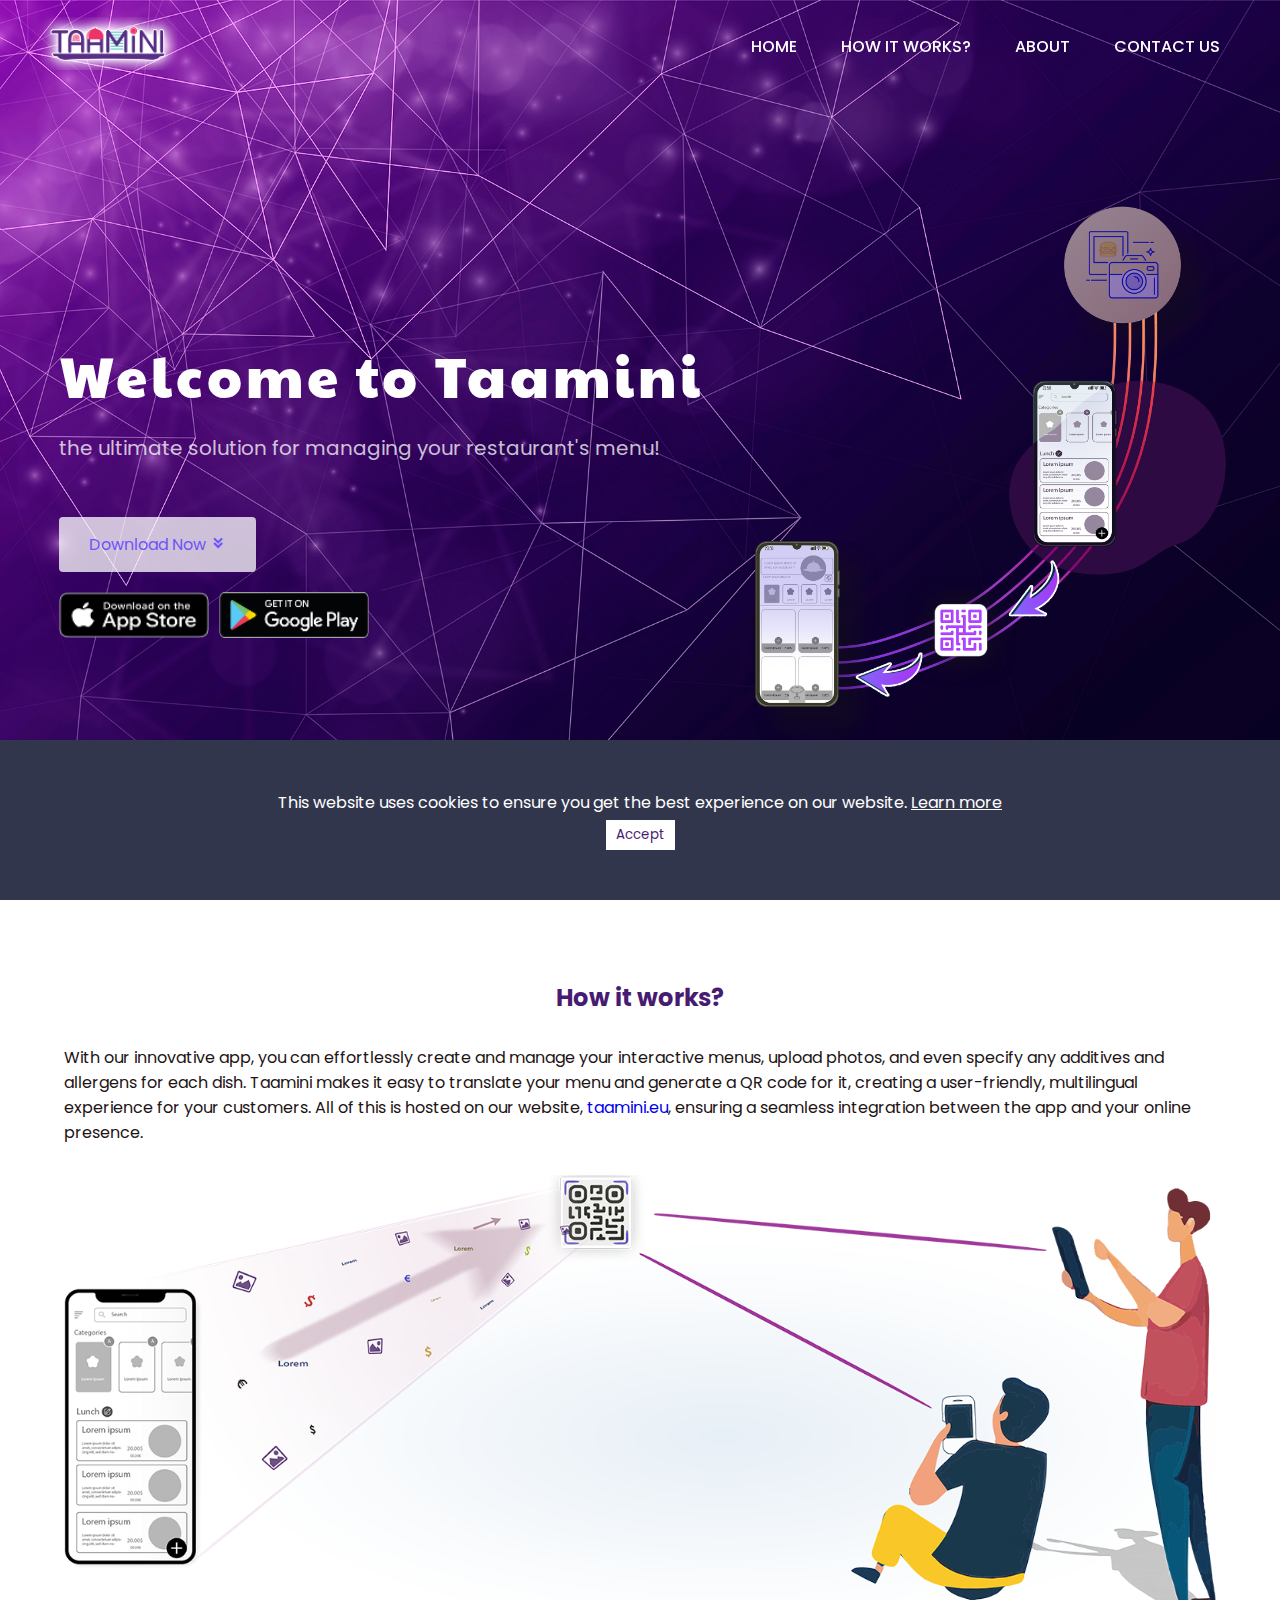
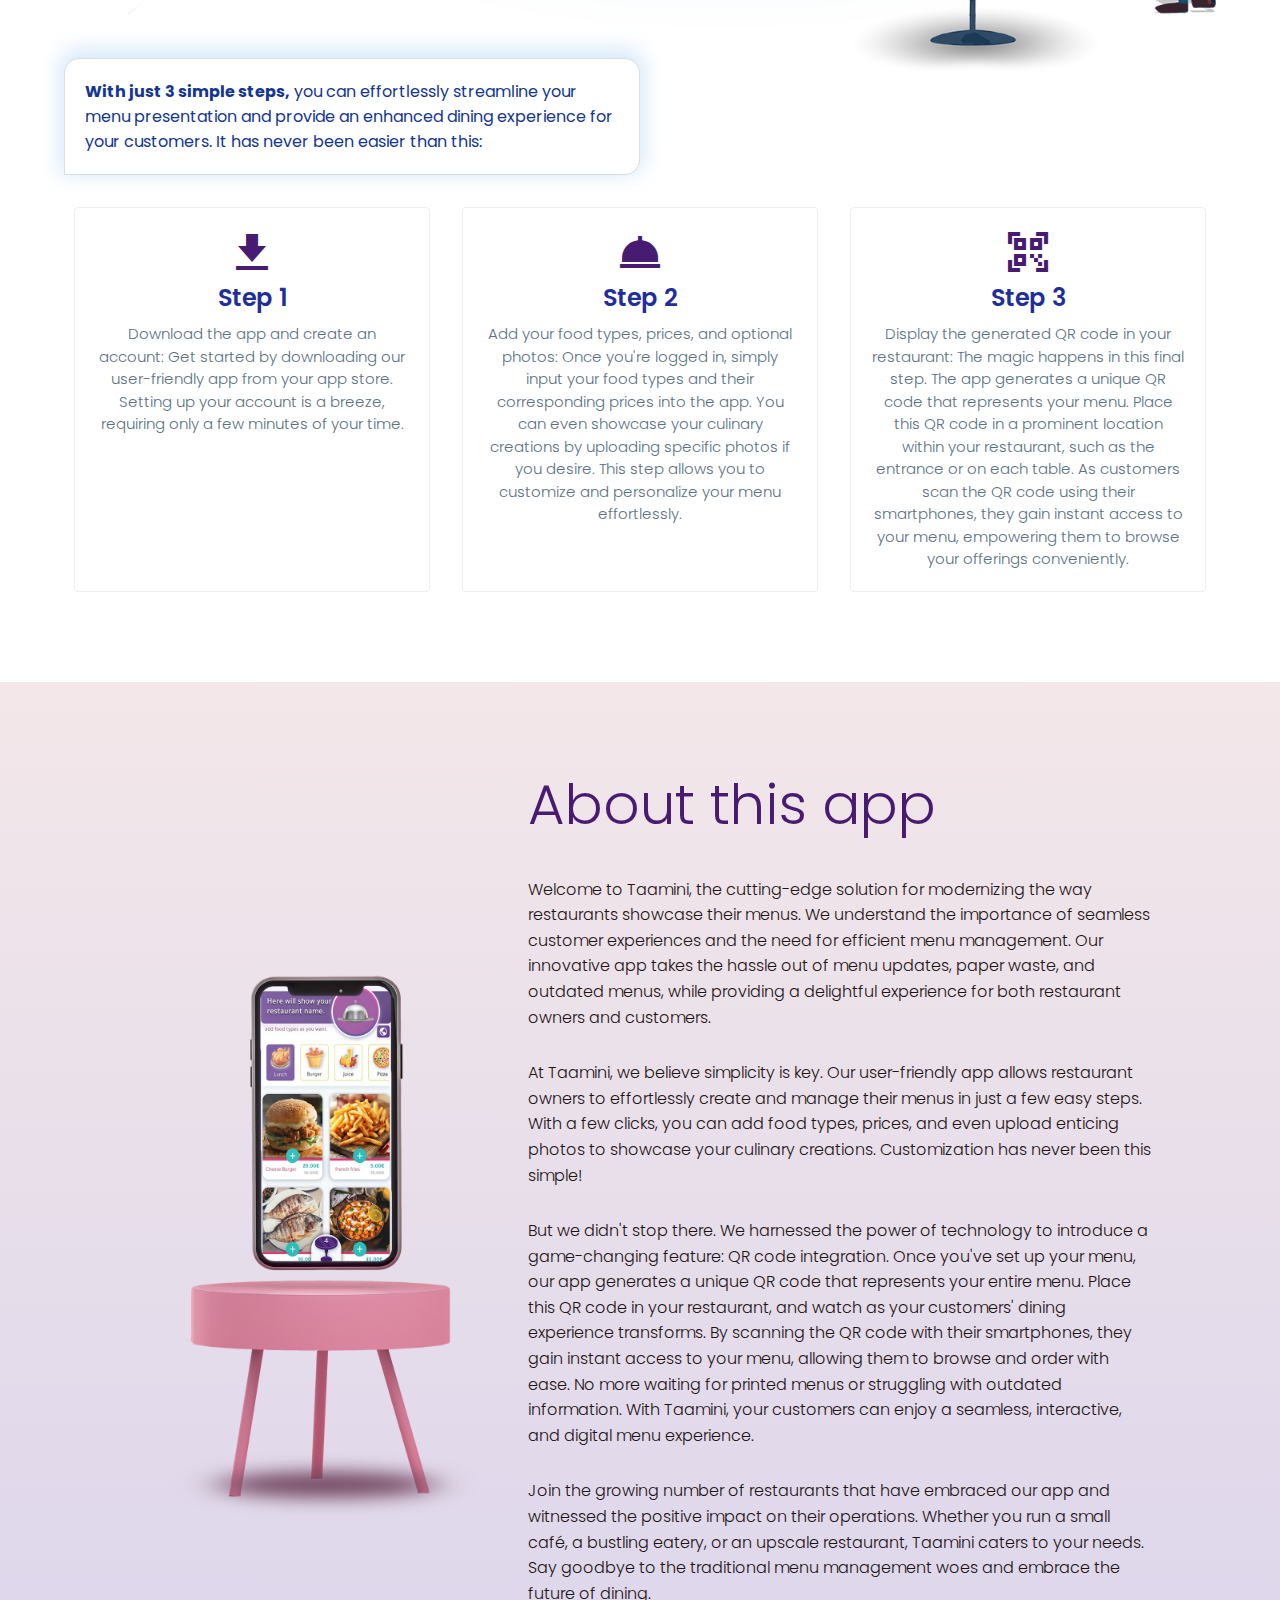
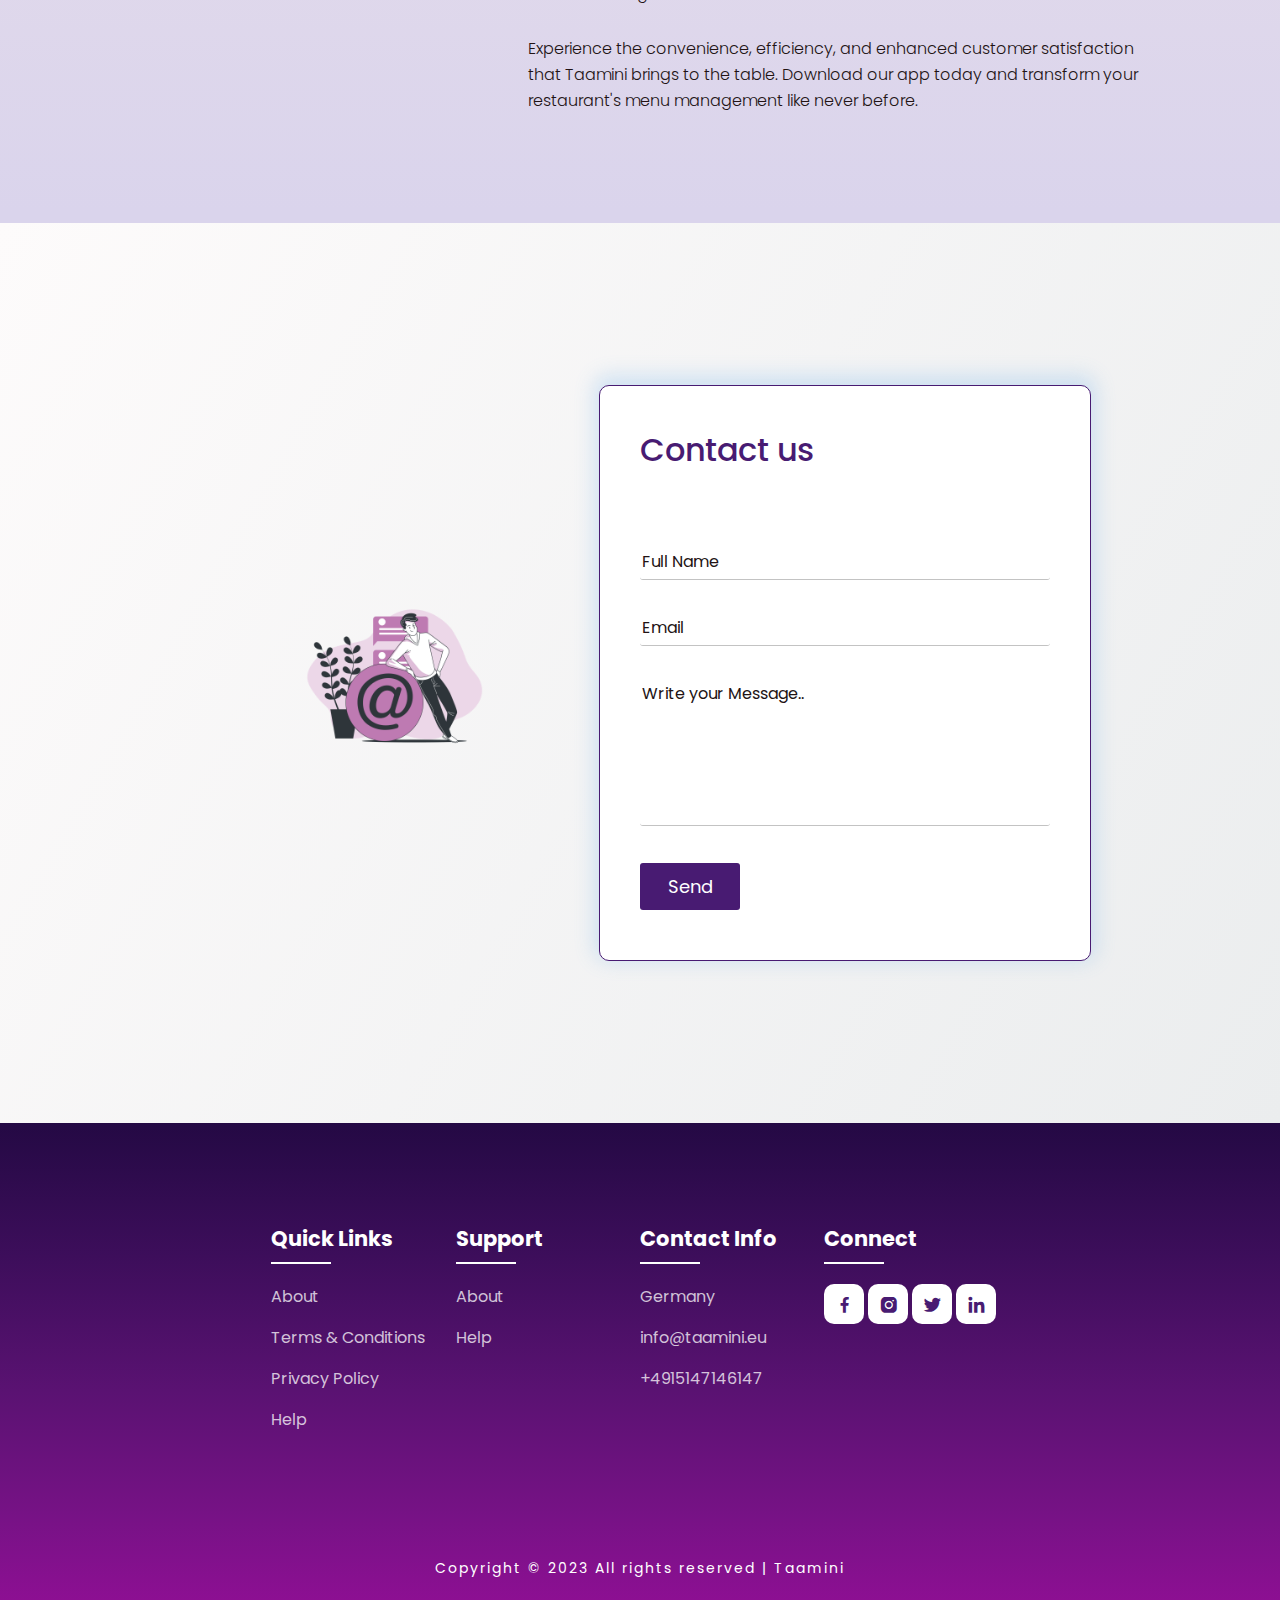
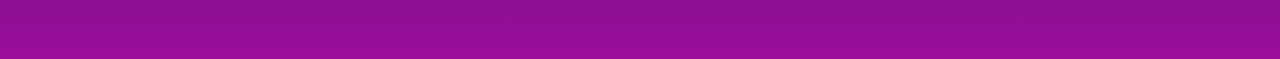
<file: index.html>
<!doctype html>
<html lang="en">

<head>

    <meta charset="utf-8">

    <title>TAAMINI</title>

    <link href="Style.css" type="text/css" rel=stylesheet>

    <!--to make the website responsive-->
    <meta name="viewport" content="width=device-width, initiat-scale=1.0">

    <link rel="stylesheet" href="https://cdn.jsdelivr.net/npm/boxicons@latest/css/boxicons.min.css">

    <link rel="preconnect" href="https://fonts.googleapis.com">
    <link rel="preconnect" href="https://fonts.gstatic.com" crossorigin>
    <link href="https://fonts.googleapis.com/css2?family=Paytone+One&family=Poppins:wght@100;200;300;400;500;600;700;800;900&display=swap" rel="stylesheet">
</head>

<body>

    <!--Header-->

    <header>
        <a href="#home" class="logo"><img class="logo-img" alt="logo taamini" src="Images/logo.png" /></a>
        <div class="bx bx-menu" id="menu-icon"></div>

        <!--info-->

        <ul class="navbar">
            <li><a href="#home">HOME</a></li>
            <li><a href="#how-it-works">HOW IT WORKS?</a></li>
            <li><a href="#about">ABOUT</a></li>
            <li><a href="#contact-us">CONTACT US</a></li>
        </ul>
    </header>

    <!--HOME Section-->
    <div class="bg-test">
        <section class="home" id="home">
            <div class="home-text">
                <h1>Welcome to Taamini</h1>
                <p>the ultimate solution for managing your restaurant's menu!</p>
                <div href="#" class="home-btn">Download Now <i class='bx bxs-chevrons-down bx-xs bx-fade-down'></i></div>
                <div class="store-logos">
                    <img alt="apple store" src="Images/apple.png" />
                    <img alt="play store" src="Images/play.png" />
                </div>
            </div>
        </section>

        <img class="main-photo" alt="homepage taamini" src="Images/main.png">

    </div>

    <!---how it works---->
    <section id="how-it-works" class="how">
        <div class="container-s">
            <h2>How it works?</h2>
            <p>With our innovative app, you can effortlessly create and manage your interactive menus, upload photos, and even specify any additives and allergens for each dish. Taamini makes it easy to translate your menu and generate a QR code for it, creating a user-friendly, multilingual experience for your customers. All of this is hosted on our website, <a href="https://taamini.eu/">taamini.eu</a>, ensuring a seamless integration between the app and your online presence.</p>
        </div>
        <img class="how-img" alt="how it works taamini" src="Images/how.png" />
        <p class="steps"><strong>With just 3 simple steps,</strong> you can effortlessly streamline your menu presentation and provide an enhanced dining experience for your customers. It has never been easier than this:</p>

        <div class="container">
            <div class="row-items">
                <div class="container-box">
                    <div class="container-img">
                        <i class='bx bxs-download bx-lg' style='color:#481b72'></i>
                        <h4>Step 1</h4>
                        <p>Download the app and create an account: Get started by downloading our user-friendly app from your app store. Setting up your account is a breeze, requiring only a few minutes of your time.</p>
                    </div>
                </div>

                <div class="container-box">
                    <div class="container-img">
                        <i class='bx bxs-dish bx-lg' style='color:#481b72'></i>
                        <h4>Step 2</h4>
                        <p>Add your food types, prices, and optional photos: Once you're logged in, simply input your food types and their corresponding prices into the app. You can even showcase your culinary creations by uploading specific photos if you desire. This step allows you to customize and personalize your menu effortlessly.</p>
                    </div>
                </div>

                <div class="container-box">
                    <div class="container-img">
                        <i class='bx bx-qr-scan bx-lg' style='color:#481b72'></i>
                        <h4>Step 3</h4>
                        <p>Display the generated QR code in your restaurant: The magic happens in this final step. The app generates a unique QR code that represents your menu. Place this QR code in a prominent location within your restaurant, such as the entrance or on each table. As customers scan the QR code using their smartphones, they gain instant access to your menu, empowering them to browse your offerings conveniently.</p>
                    </div>
                </div>

            </div>
        </div>

    </section>


    <!--About-->
    <section class="about-con">
        <div id="about" class="about">

            <div class="about-pic">
                <img class="about-img" alt="smartphone taamini" src="Images/mobile.png" />
            </div>
            <div>
                <h2>About this app</h2>

                <p>Welcome to Taamini, the cutting-edge solution for modernizing the way restaurants showcase their menus. We understand the importance of seamless customer experiences and the need for efficient menu management. Our innovative app takes the hassle out of menu updates, paper waste, and outdated menus, while providing a delightful experience for both restaurant owners and customers.</p>

                <p>At Taamini, we believe simplicity is key. Our user-friendly app allows restaurant owners to effortlessly create and manage their menus in just a few easy steps. With a few clicks, you can add food types, prices, and even upload enticing photos to showcase your culinary creations. Customization has never been this simple!</p>

                <p> But we didn't stop there. We harnessed the power of technology to introduce a game-changing feature: QR code integration. Once you've set up your menu, our app generates a unique QR code that represents your entire menu. Place this QR code in your restaurant, and watch as your customers' dining experience transforms. By scanning the QR code with their smartphones, they gain instant access to your menu, allowing them to browse and order with ease. No more waiting for printed menus or struggling with outdated information. With Taamini, your customers can enjoy a seamless, interactive, and digital menu experience.</p>

                <p> Join the growing number of restaurants that have embraced our app and witnessed the positive impact on their operations. Whether you run a small café, a bustling eatery, or an upscale restaurant, Taamini caters to your needs. Say goodbye to the traditional menu management woes and embrace the future of dining.</p>

                <p>Experience the convenience, efficiency, and enhanced customer satisfaction that Taamini brings to the table. Download our app today and transform your restaurant's menu management like never before.</p>
            </div>
        </div>
    </section>

    <!--Contact-->
    <section id="contact-us" class="contact">
        <img alt="contact us taamini" src="Images/contact.png" />
        <div class="contactform">
            <form>
                <h2>Contact us</h2>
                <div class="inputbox">
                    <input type="text" name="" required="required">
                    <span>Full Name</span>
                </div>

                <div class="inputbox">
                    <input type="text" name="" required="required">
                    <span>Email</span>
                </div>

                <div class="inputbox">
                    <textarea type="text" name="" required="required"></textarea>
                    <span>Write your Message..</span>
                </div>

                <div class="inputbox">
                    <input type="submit" name="" value="Send">
                </div>
            </form>
        </div>
    </section>


    <!--footer-->
    <section id="contact">
        <div class="footer">
            <div class="main">
                <div class="list">
                    <h4>Quick Links</h4>
                    <ul>
                        <li><a href="#about">About</a></li>
                        <li><a href="/Terms-and-Conditions.html">Terms &amp; Conditions</a></li>
                        <li><a href="/Privacy&Policy.html">Privacy Policy</a></li>
                        <li><a href="#contact-us">Help</a></li>
                    </ul>
                </div>

                <div class="list">
                    <h4>Support</h4>
                    <ul>
                        <li><a href="#">About</a></li>
                        <li><a href="#contact-us">Help</a></li>
                    </ul>
                </div>

                <div class="list">
                    <h4>Contact Info</h4>
                    <ul>
                        <li><a>Germany</a></li>
                        <li><a>info@taamini.eu</a></li>
                        <li><a>+4915147146147</a></li>

                    </ul>
                </div>

                <div class="list">
                    <h4>Connect</h4>
                    <div class="social">
                        <a href="#"><i class='bx bxl-facebook'></i></a>
                        <a href="#"><i class='bx bxl-instagram-alt'></i></a>
                        <a href="#"><i class='bx bxl-twitter'></i></a>
                        <a href="#"><i class='bx bxl-linkedin'></i></a>
                    </div>
                </div>
            </div>
        </div>

        <div class="end-text">
            <p>Copyright &copy; 2023 All rights reserved | Taamini</p>
        </div>

    </section>

    <!--cookies-->

    <div id="cookies-bar">
        <p>This website uses cookies to ensure you get the best experience on our website. <a href="/Privacy&Policy.html">Learn more</a></p>
        <button id="cookies-accept">Accept</button>
    </div>




    <!--Link to js-->
    <script type="text/javascript" src="script.js"></script>

</body>

</html>
</file>
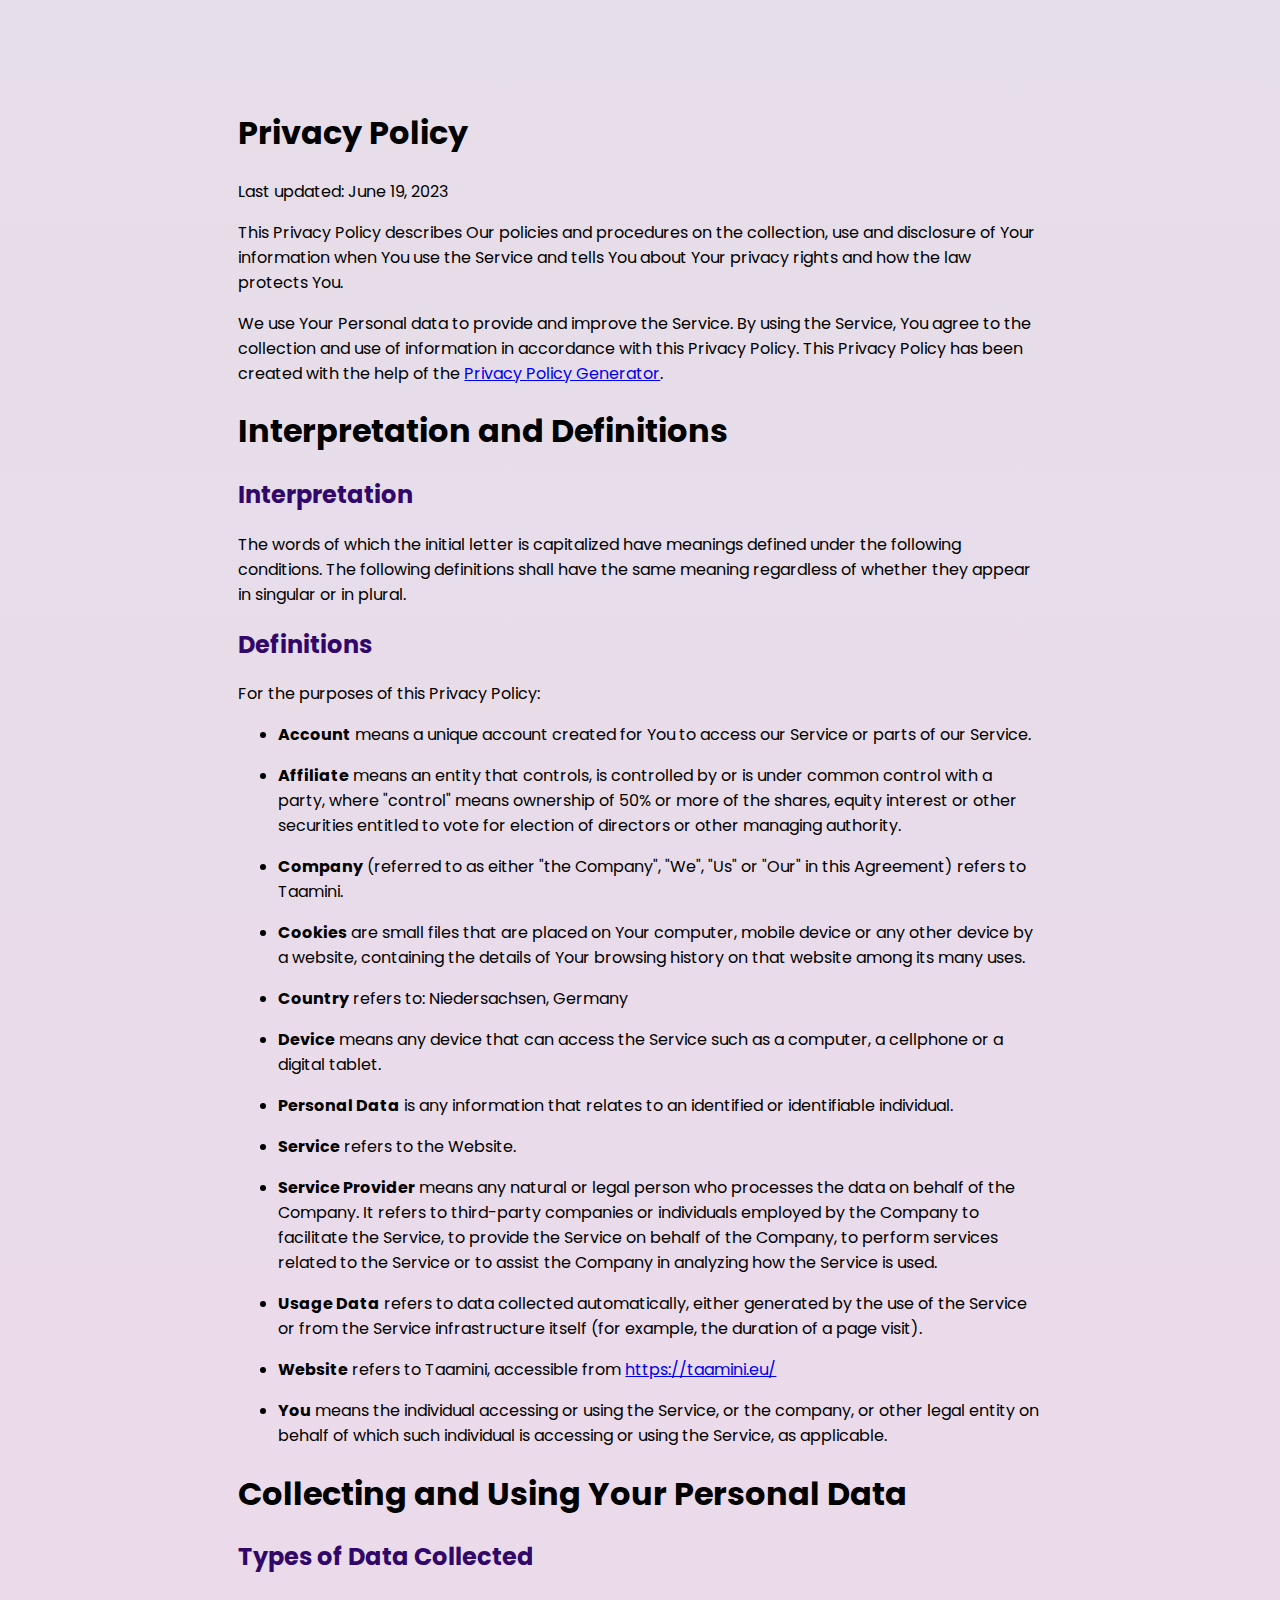
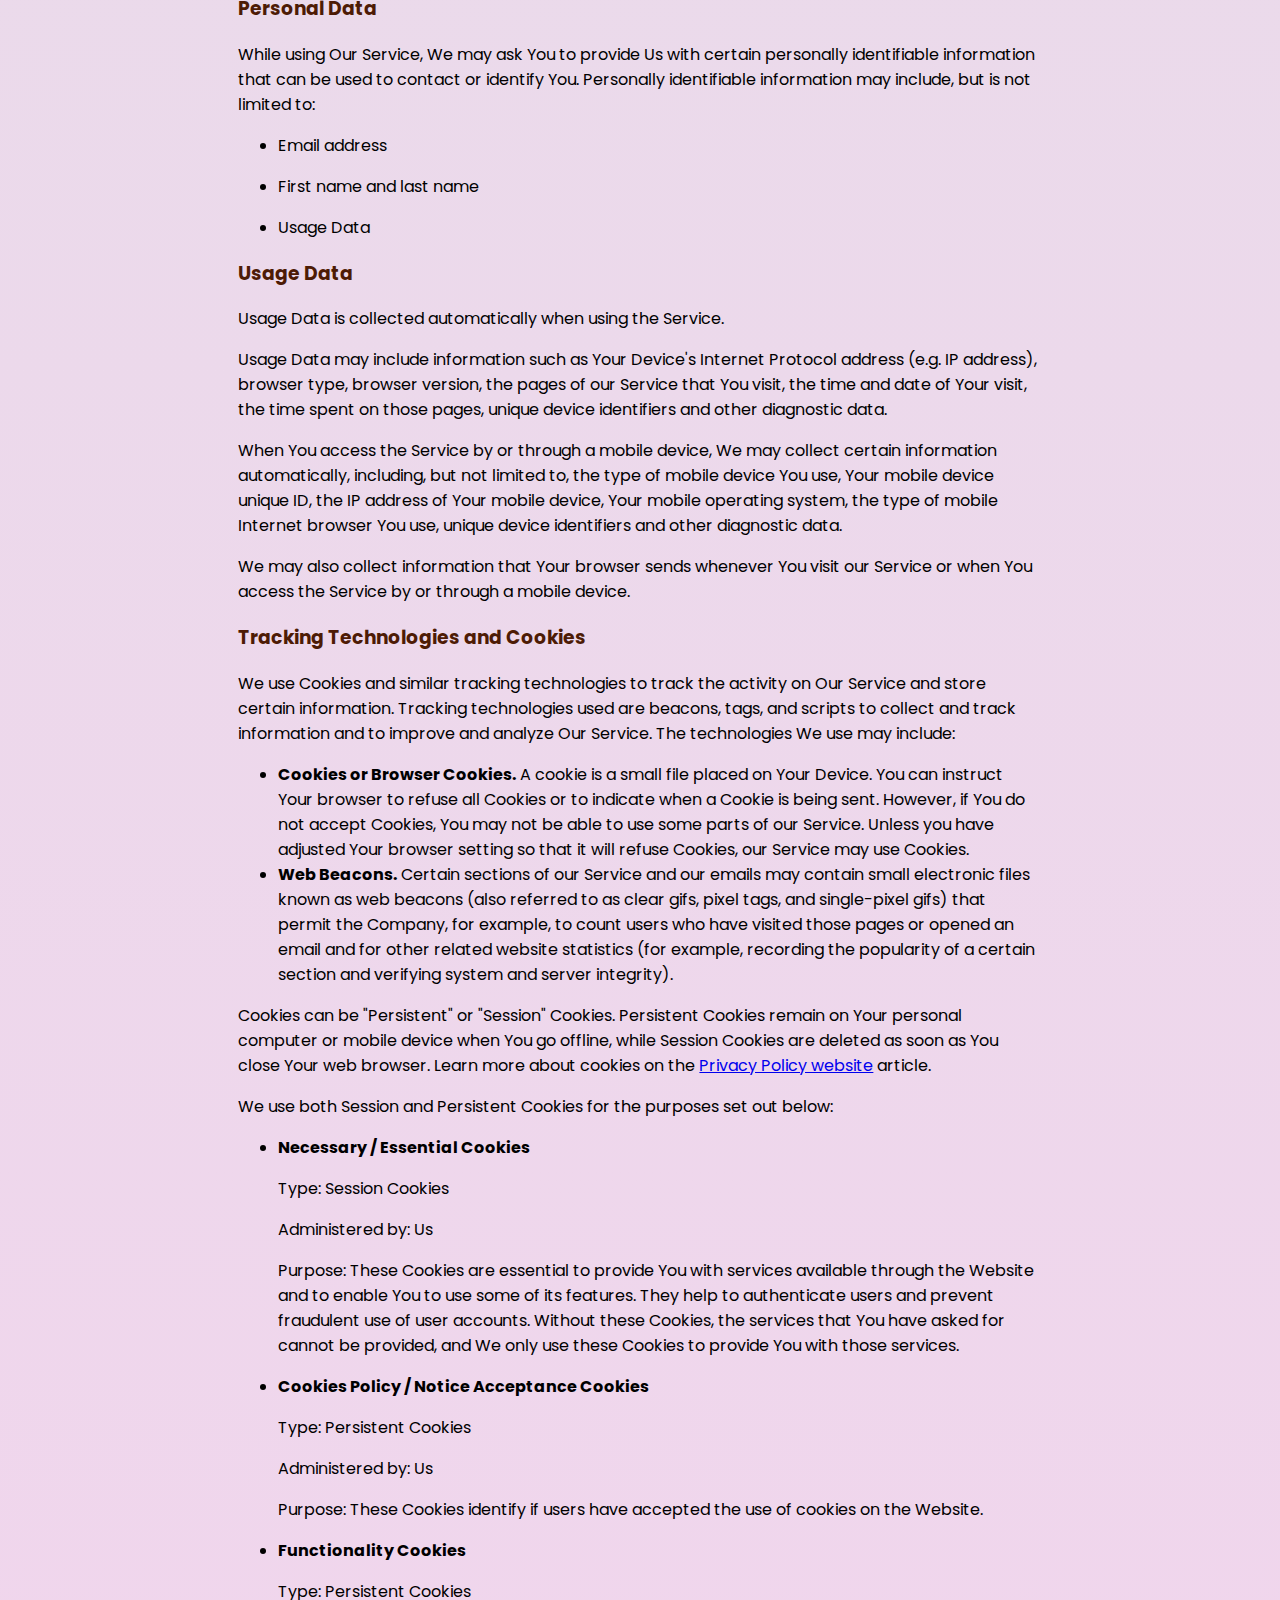
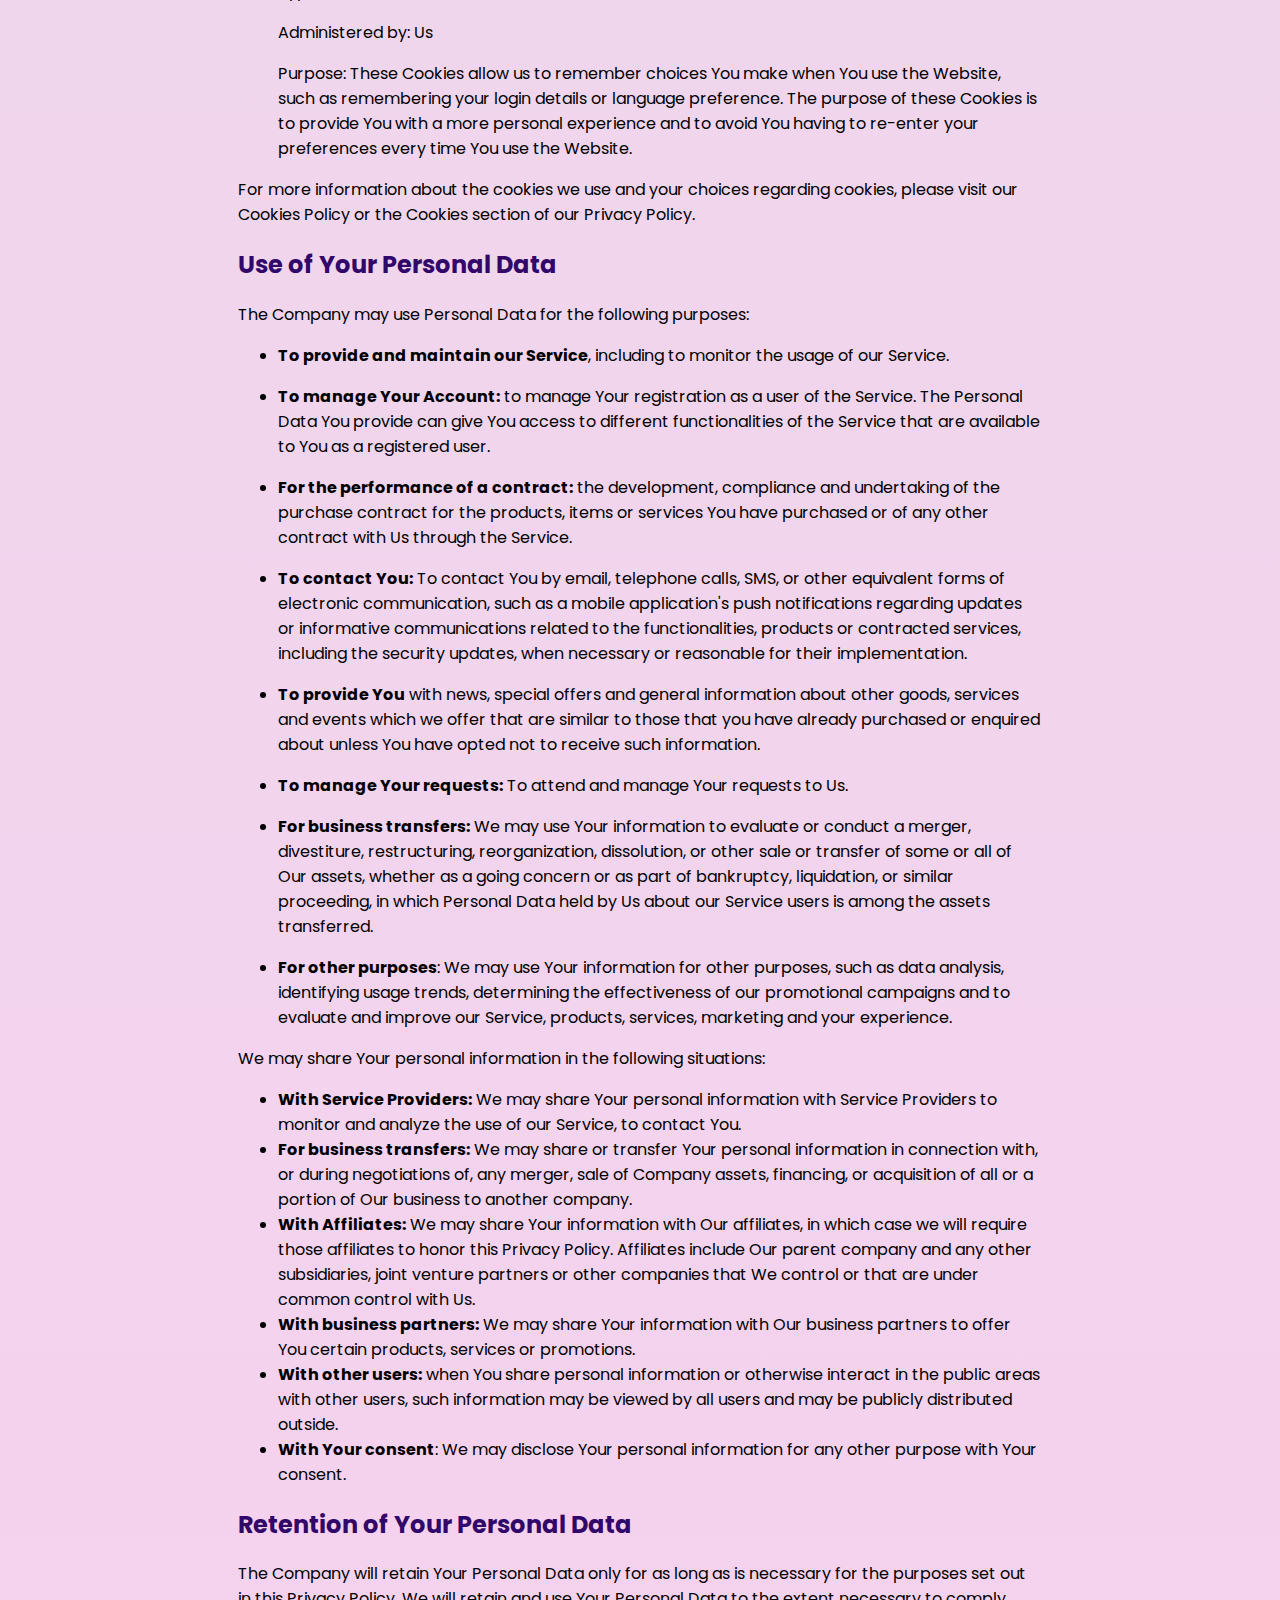
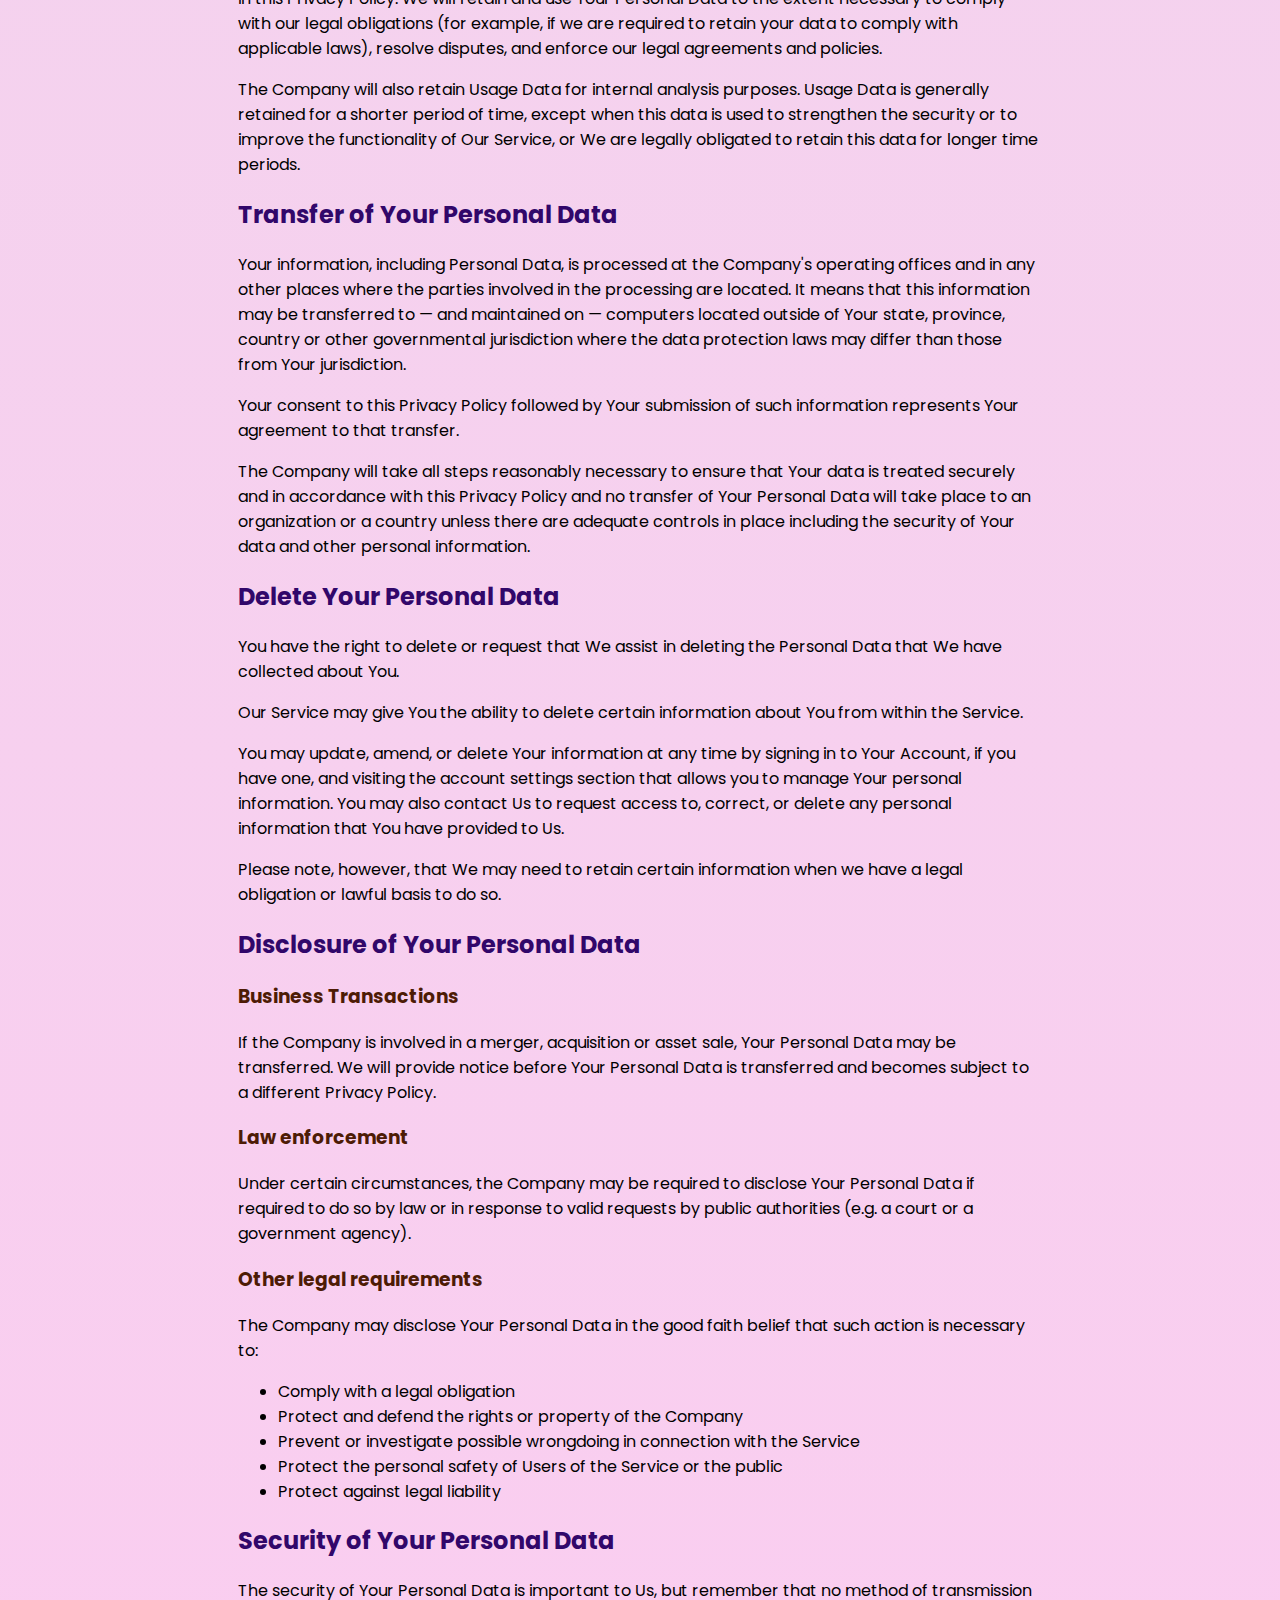
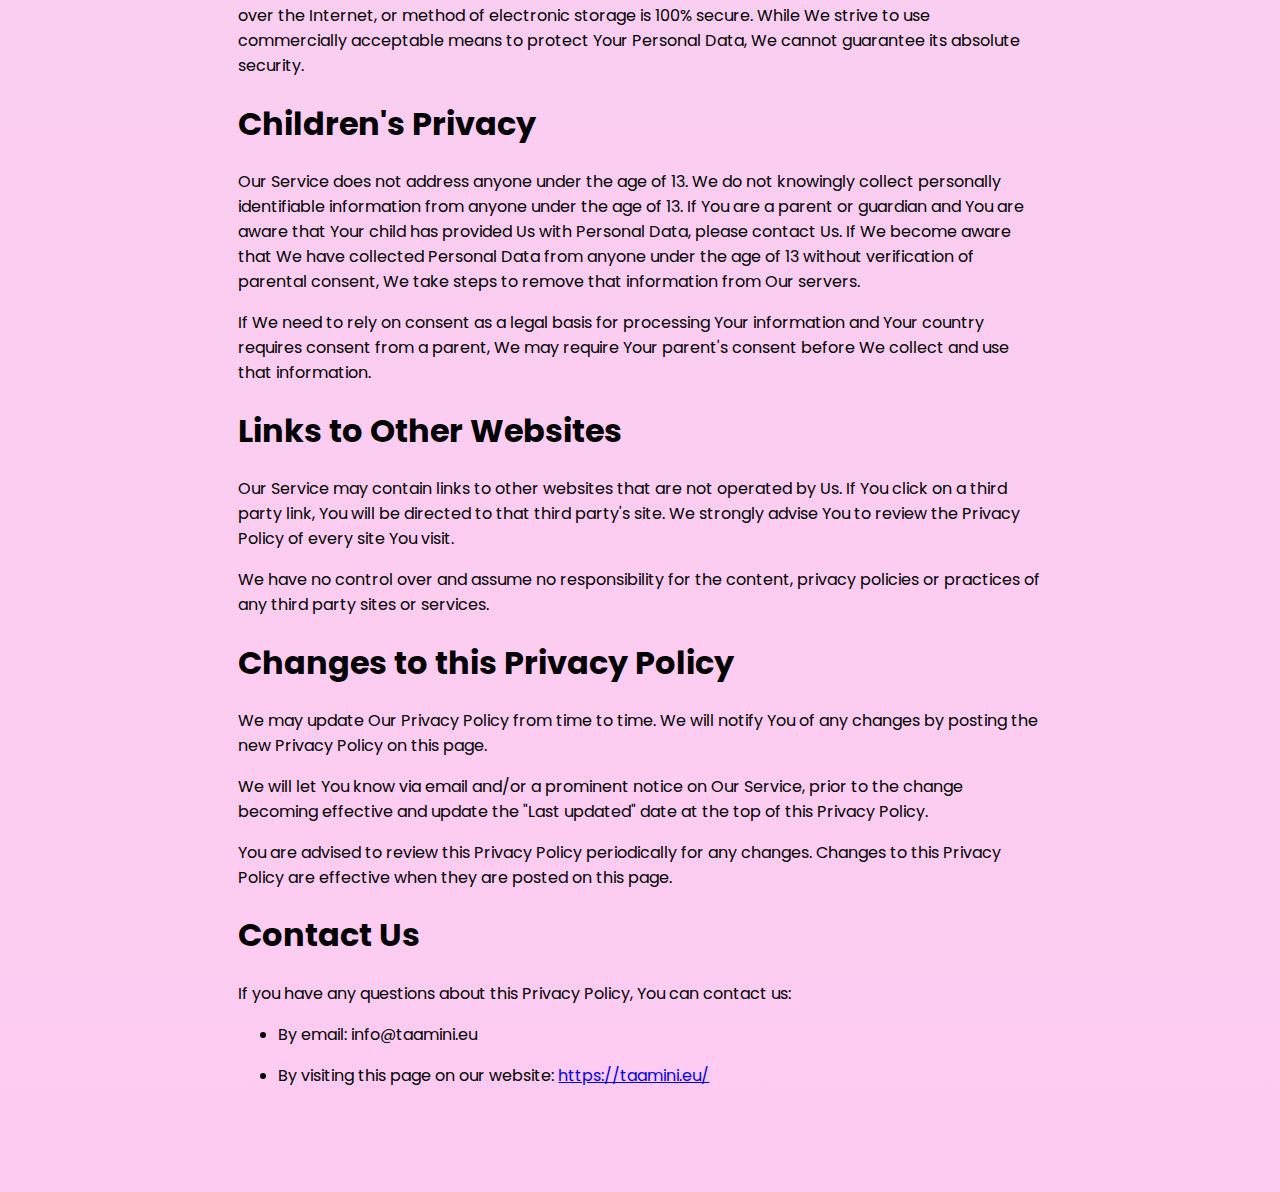
<file: Privacy&Policy.html>
<!DOCTYPE html>
<html lang="en">

<head>
    <meta charset="UTF-8">
    <title>Privacy Policy</title>
    <link rel="preconnect" href="https://fonts.googleapis.com">
    <link rel="preconnect" href="https://fonts.gstatic.com" crossorigin>
    <link href="https://fonts.googleapis.com/css2?family=Paytone+One&family=Poppins:wght@100;200;300;400;500;600;700;800;900&display=swap" rel="stylesheet">
    <style>
        body {
            padding: 80px 18%;
            background-image: linear-gradient(to top, #fdcbf1 0%, #fdcbf1 1%, #e6dee9 100%);
            font-family: Poppins, sans-serif;
        }

        h2 {
            color: rgb(49, 7, 106);

        }

        h3 {
            color: rgb(77, 27, 5);
        }

    </style>

</head>

<body>
    <h1>Privacy Policy</h1>
    <p>Last updated: June 19, 2023</p>
    <p>This Privacy Policy describes Our policies and procedures on the collection, use and disclosure of Your information when You use the Service and tells You about Your privacy rights and how the law protects You.</p>
    <p>We use Your Personal data to provide and improve the Service. By using the Service, You agree to the collection and use of information in accordance with this Privacy Policy. This Privacy Policy has been created with the help of the <a href="https://www.freeprivacypolicy.com/free-privacy-policy-generator/" target="_blank">Privacy Policy Generator</a>.</p>
    <h1>Interpretation and Definitions</h1>
    <h2>Interpretation</h2>
    <p>The words of which the initial letter is capitalized have meanings defined under the following conditions. The following definitions shall have the same meaning regardless of whether they appear in singular or in plural.</p>
    <h2>Definitions</h2>
    <p>For the purposes of this Privacy Policy:</p>
    <ul>
        <li>
            <p><strong>Account</strong> means a unique account created for You to access our Service or parts of our Service.</p>
        </li>
        <li>
            <p><strong>Affiliate</strong> means an entity that controls, is controlled by or is under common control with a party, where &quot;control&quot; means ownership of 50% or more of the shares, equity interest or other securities entitled to vote for election of directors or other managing authority.</p>
        </li>
        <li>
            <p><strong>Company</strong> (referred to as either &quot;the Company&quot;, &quot;We&quot;, &quot;Us&quot; or &quot;Our&quot; in this Agreement) refers to Taamini.</p>
        </li>
        <li>
            <p><strong>Cookies</strong> are small files that are placed on Your computer, mobile device or any other device by a website, containing the details of Your browsing history on that website among its many uses.</p>
        </li>
        <li>
            <p><strong>Country</strong> refers to: Niedersachsen, Germany</p>
        </li>
        <li>
            <p><strong>Device</strong> means any device that can access the Service such as a computer, a cellphone or a digital tablet.</p>
        </li>
        <li>
            <p><strong>Personal Data</strong> is any information that relates to an identified or identifiable individual.</p>
        </li>
        <li>
            <p><strong>Service</strong> refers to the Website.</p>
        </li>
        <li>
            <p><strong>Service Provider</strong> means any natural or legal person who processes the data on behalf of the Company. It refers to third-party companies or individuals employed by the Company to facilitate the Service, to provide the Service on behalf of the Company, to perform services related to the Service or to assist the Company in analyzing how the Service is used.</p>
        </li>
        <li>
            <p><strong>Usage Data</strong> refers to data collected automatically, either generated by the use of the Service or from the Service infrastructure itself (for example, the duration of a page visit).</p>
        </li>
        <li>
            <p><strong>Website</strong> refers to Taamini, accessible from <a href="https://taamini.eu/" rel="external nofollow noopener" target="_blank">https://taamini.eu/</a></p>
        </li>
        <li>
            <p><strong>You</strong> means the individual accessing or using the Service, or the company, or other legal entity on behalf of which such individual is accessing or using the Service, as applicable.</p>
        </li>
    </ul>
    <h1>Collecting and Using Your Personal Data</h1>
    <h2>Types of Data Collected</h2>
    <h3>Personal Data</h3>
    <p>While using Our Service, We may ask You to provide Us with certain personally identifiable information that can be used to contact or identify You. Personally identifiable information may include, but is not limited to:</p>
    <ul>
        <li>
            <p>Email address</p>
        </li>
        <li>
            <p>First name and last name</p>
        </li>
        <li>
            <p>Usage Data</p>
        </li>
    </ul>
    <h3>Usage Data</h3>
    <p>Usage Data is collected automatically when using the Service.</p>
    <p>Usage Data may include information such as Your Device's Internet Protocol address (e.g. IP address), browser type, browser version, the pages of our Service that You visit, the time and date of Your visit, the time spent on those pages, unique device identifiers and other diagnostic data.</p>
    <p>When You access the Service by or through a mobile device, We may collect certain information automatically, including, but not limited to, the type of mobile device You use, Your mobile device unique ID, the IP address of Your mobile device, Your mobile operating system, the type of mobile Internet browser You use, unique device identifiers and other diagnostic data.</p>
    <p>We may also collect information that Your browser sends whenever You visit our Service or when You access the Service by or through a mobile device.</p>
    <h3>Tracking Technologies and Cookies</h3>
    <p>We use Cookies and similar tracking technologies to track the activity on Our Service and store certain information. Tracking technologies used are beacons, tags, and scripts to collect and track information and to improve and analyze Our Service. The technologies We use may include:</p>
    <ul>
        <li><strong>Cookies or Browser Cookies.</strong> A cookie is a small file placed on Your Device. You can instruct Your browser to refuse all Cookies or to indicate when a Cookie is being sent. However, if You do not accept Cookies, You may not be able to use some parts of our Service. Unless you have adjusted Your browser setting so that it will refuse Cookies, our Service may use Cookies.</li>
        <li><strong>Web Beacons.</strong> Certain sections of our Service and our emails may contain small electronic files known as web beacons (also referred to as clear gifs, pixel tags, and single-pixel gifs) that permit the Company, for example, to count users who have visited those pages or opened an email and for other related website statistics (for example, recording the popularity of a certain section and verifying system and server integrity).</li>
    </ul>
    <p>Cookies can be &quot;Persistent&quot; or &quot;Session&quot; Cookies. Persistent Cookies remain on Your personal computer or mobile device when You go offline, while Session Cookies are deleted as soon as You close Your web browser. Learn more about cookies on the <a href="https://www.freeprivacypolicy.com/blog/sample-privacy-policy-template/#Use_Of_Cookies_And_Tracking" target="_blank">Privacy Policy website</a> article.</p>
    <p>We use both Session and Persistent Cookies for the purposes set out below:</p>
    <ul>
        <li>
            <p><strong>Necessary / Essential Cookies</strong></p>
            <p>Type: Session Cookies</p>
            <p>Administered by: Us</p>
            <p>Purpose: These Cookies are essential to provide You with services available through the Website and to enable You to use some of its features. They help to authenticate users and prevent fraudulent use of user accounts. Without these Cookies, the services that You have asked for cannot be provided, and We only use these Cookies to provide You with those services.</p>
        </li>
        <li>
            <p><strong>Cookies Policy / Notice Acceptance Cookies</strong></p>
            <p>Type: Persistent Cookies</p>
            <p>Administered by: Us</p>
            <p>Purpose: These Cookies identify if users have accepted the use of cookies on the Website.</p>
        </li>
        <li>
            <p><strong>Functionality Cookies</strong></p>
            <p>Type: Persistent Cookies</p>
            <p>Administered by: Us</p>
            <p>Purpose: These Cookies allow us to remember choices You make when You use the Website, such as remembering your login details or language preference. The purpose of these Cookies is to provide You with a more personal experience and to avoid You having to re-enter your preferences every time You use the Website.</p>
        </li>
    </ul>
    <p>For more information about the cookies we use and your choices regarding cookies, please visit our Cookies Policy or the Cookies section of our Privacy Policy.</p>
    <h2>Use of Your Personal Data</h2>
    <p>The Company may use Personal Data for the following purposes:</p>
    <ul>
        <li>
            <p><strong>To provide and maintain our Service</strong>, including to monitor the usage of our Service.</p>
        </li>
        <li>
            <p><strong>To manage Your Account:</strong> to manage Your registration as a user of the Service. The Personal Data You provide can give You access to different functionalities of the Service that are available to You as a registered user.</p>
        </li>
        <li>
            <p><strong>For the performance of a contract:</strong> the development, compliance and undertaking of the purchase contract for the products, items or services You have purchased or of any other contract with Us through the Service.</p>
        </li>
        <li>
            <p><strong>To contact You:</strong> To contact You by email, telephone calls, SMS, or other equivalent forms of electronic communication, such as a mobile application's push notifications regarding updates or informative communications related to the functionalities, products or contracted services, including the security updates, when necessary or reasonable for their implementation.</p>
        </li>
        <li>
            <p><strong>To provide You</strong> with news, special offers and general information about other goods, services and events which we offer that are similar to those that you have already purchased or enquired about unless You have opted not to receive such information.</p>
        </li>
        <li>
            <p><strong>To manage Your requests:</strong> To attend and manage Your requests to Us.</p>
        </li>
        <li>
            <p><strong>For business transfers:</strong> We may use Your information to evaluate or conduct a merger, divestiture, restructuring, reorganization, dissolution, or other sale or transfer of some or all of Our assets, whether as a going concern or as part of bankruptcy, liquidation, or similar proceeding, in which Personal Data held by Us about our Service users is among the assets transferred.</p>
        </li>
        <li>
            <p><strong>For other purposes</strong>: We may use Your information for other purposes, such as data analysis, identifying usage trends, determining the effectiveness of our promotional campaigns and to evaluate and improve our Service, products, services, marketing and your experience.</p>
        </li>
    </ul>
    <p>We may share Your personal information in the following situations:</p>
    <ul>
        <li><strong>With Service Providers:</strong> We may share Your personal information with Service Providers to monitor and analyze the use of our Service, to contact You.</li>
        <li><strong>For business transfers:</strong> We may share or transfer Your personal information in connection with, or during negotiations of, any merger, sale of Company assets, financing, or acquisition of all or a portion of Our business to another company.</li>
        <li><strong>With Affiliates:</strong> We may share Your information with Our affiliates, in which case we will require those affiliates to honor this Privacy Policy. Affiliates include Our parent company and any other subsidiaries, joint venture partners or other companies that We control or that are under common control with Us.</li>
        <li><strong>With business partners:</strong> We may share Your information with Our business partners to offer You certain products, services or promotions.</li>
        <li><strong>With other users:</strong> when You share personal information or otherwise interact in the public areas with other users, such information may be viewed by all users and may be publicly distributed outside.</li>
        <li><strong>With Your consent</strong>: We may disclose Your personal information for any other purpose with Your consent.</li>
    </ul>
    <h2>Retention of Your Personal Data</h2>
    <p>The Company will retain Your Personal Data only for as long as is necessary for the purposes set out in this Privacy Policy. We will retain and use Your Personal Data to the extent necessary to comply with our legal obligations (for example, if we are required to retain your data to comply with applicable laws), resolve disputes, and enforce our legal agreements and policies.</p>
    <p>The Company will also retain Usage Data for internal analysis purposes. Usage Data is generally retained for a shorter period of time, except when this data is used to strengthen the security or to improve the functionality of Our Service, or We are legally obligated to retain this data for longer time periods.</p>
    <h2>Transfer of Your Personal Data</h2>
    <p>Your information, including Personal Data, is processed at the Company's operating offices and in any other places where the parties involved in the processing are located. It means that this information may be transferred to — and maintained on — computers located outside of Your state, province, country or other governmental jurisdiction where the data protection laws may differ than those from Your jurisdiction.</p>
    <p>Your consent to this Privacy Policy followed by Your submission of such information represents Your agreement to that transfer.</p>
    <p>The Company will take all steps reasonably necessary to ensure that Your data is treated securely and in accordance with this Privacy Policy and no transfer of Your Personal Data will take place to an organization or a country unless there are adequate controls in place including the security of Your data and other personal information.</p>
    <h2>Delete Your Personal Data</h2>
    <p>You have the right to delete or request that We assist in deleting the Personal Data that We have collected about You.</p>
    <p>Our Service may give You the ability to delete certain information about You from within the Service.</p>
    <p>You may update, amend, or delete Your information at any time by signing in to Your Account, if you have one, and visiting the account settings section that allows you to manage Your personal information. You may also contact Us to request access to, correct, or delete any personal information that You have provided to Us.</p>
    <p>Please note, however, that We may need to retain certain information when we have a legal obligation or lawful basis to do so.</p>
    <h2>Disclosure of Your Personal Data</h2>
    <h3>Business Transactions</h3>
    <p>If the Company is involved in a merger, acquisition or asset sale, Your Personal Data may be transferred. We will provide notice before Your Personal Data is transferred and becomes subject to a different Privacy Policy.</p>
    <h3>Law enforcement</h3>
    <p>Under certain circumstances, the Company may be required to disclose Your Personal Data if required to do so by law or in response to valid requests by public authorities (e.g. a court or a government agency).</p>
    <h3>Other legal requirements</h3>
    <p>The Company may disclose Your Personal Data in the good faith belief that such action is necessary to:</p>
    <ul>
        <li>Comply with a legal obligation</li>
        <li>Protect and defend the rights or property of the Company</li>
        <li>Prevent or investigate possible wrongdoing in connection with the Service</li>
        <li>Protect the personal safety of Users of the Service or the public</li>
        <li>Protect against legal liability</li>
    </ul>
    <h2>Security of Your Personal Data</h2>
    <p>The security of Your Personal Data is important to Us, but remember that no method of transmission over the Internet, or method of electronic storage is 100% secure. While We strive to use commercially acceptable means to protect Your Personal Data, We cannot guarantee its absolute security.</p>
    <h1>Children's Privacy</h1>
    <p>Our Service does not address anyone under the age of 13. We do not knowingly collect personally identifiable information from anyone under the age of 13. If You are a parent or guardian and You are aware that Your child has provided Us with Personal Data, please contact Us. If We become aware that We have collected Personal Data from anyone under the age of 13 without verification of parental consent, We take steps to remove that information from Our servers.</p>
    <p>If We need to rely on consent as a legal basis for processing Your information and Your country requires consent from a parent, We may require Your parent's consent before We collect and use that information.</p>
    <h1>Links to Other Websites</h1>
    <p>Our Service may contain links to other websites that are not operated by Us. If You click on a third party link, You will be directed to that third party's site. We strongly advise You to review the Privacy Policy of every site You visit.</p>
    <p>We have no control over and assume no responsibility for the content, privacy policies or practices of any third party sites or services.</p>
    <h1>Changes to this Privacy Policy</h1>
    <p>We may update Our Privacy Policy from time to time. We will notify You of any changes by posting the new Privacy Policy on this page.</p>
    <p>We will let You know via email and/or a prominent notice on Our Service, prior to the change becoming effective and update the &quot;Last updated&quot; date at the top of this Privacy Policy.</p>
    <p>You are advised to review this Privacy Policy periodically for any changes. Changes to this Privacy Policy are effective when they are posted on this page.</p>
    <h1>Contact Us</h1>
    <p>If you have any questions about this Privacy Policy, You can contact us:</p>
    <ul>
        <li>
            <p>By email: info@taamini.eu</p>
        </li>
        <li>
            <p>By visiting this page on our website: <a href="https://taamini.eu/" rel="external nofollow noopener" target="_blank">https://taamini.eu/</a></p>
        </li>
    </ul>
</body>

</html>
</file>
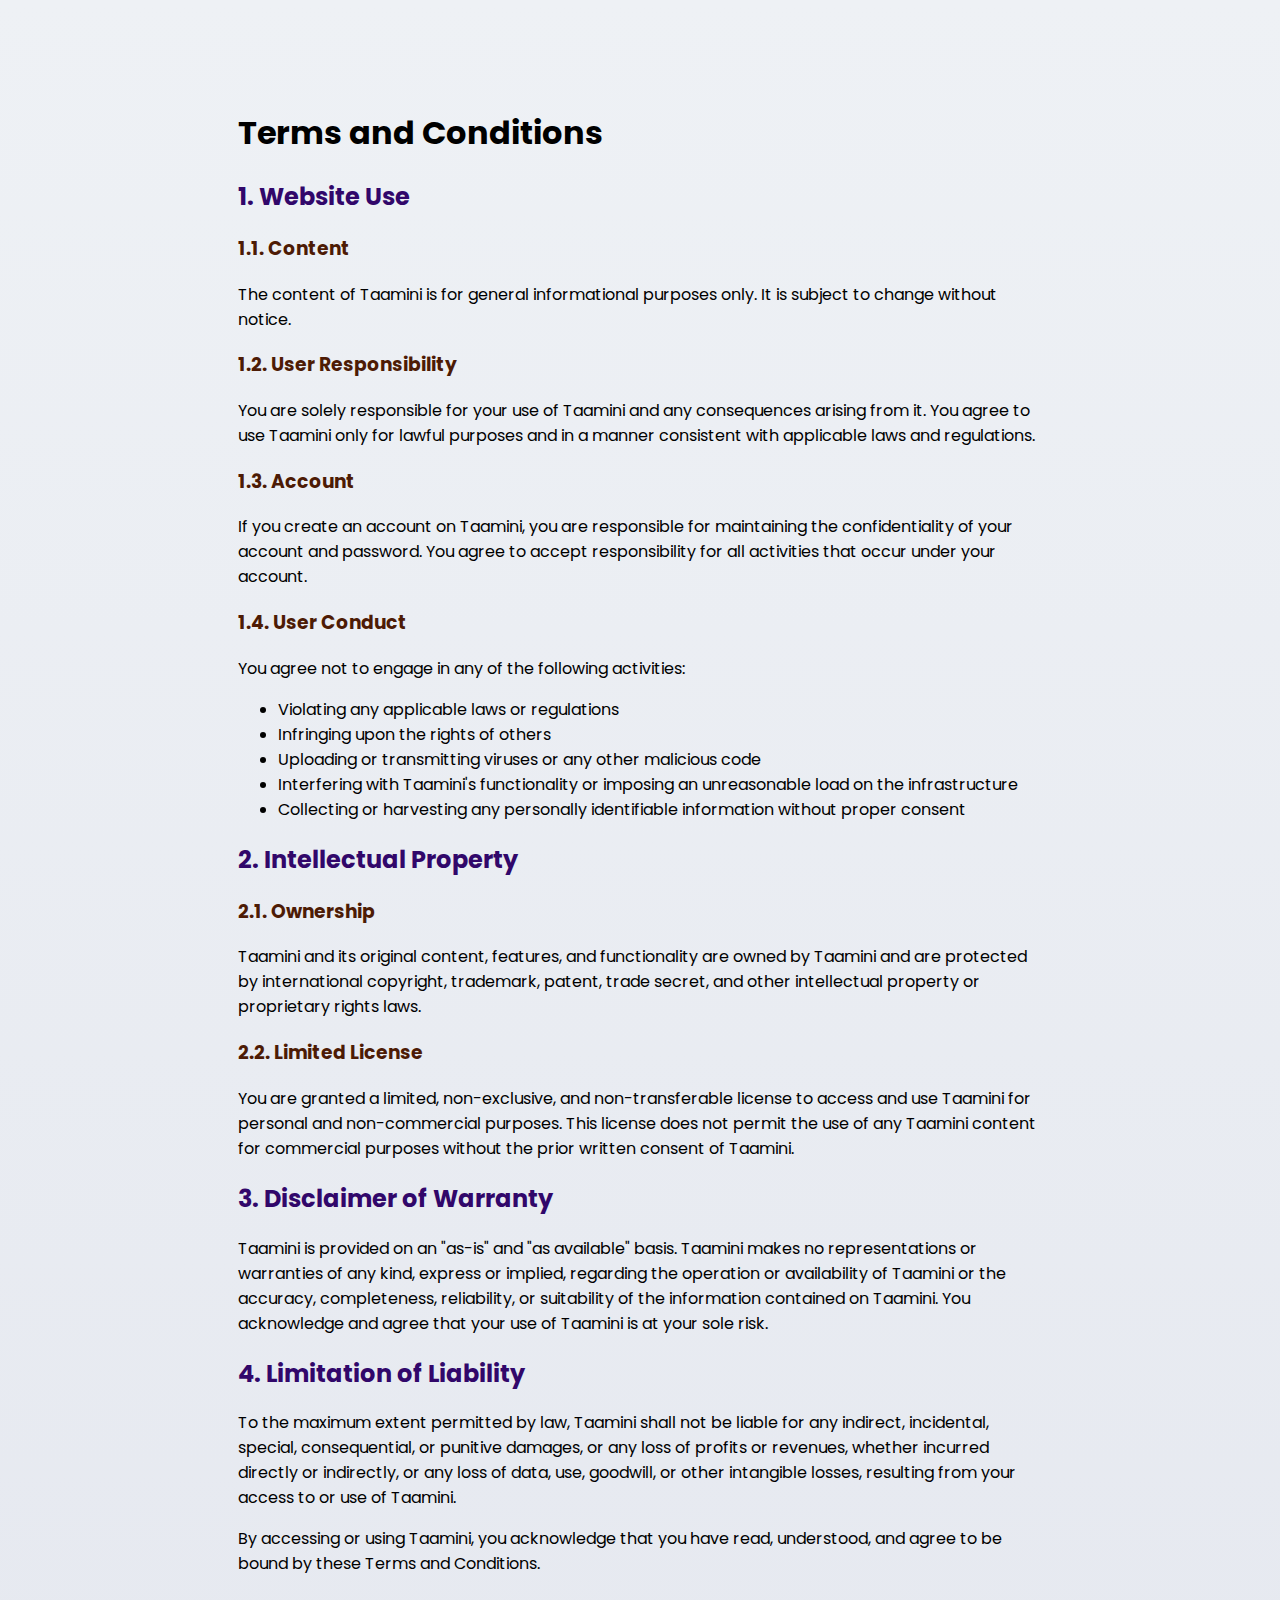
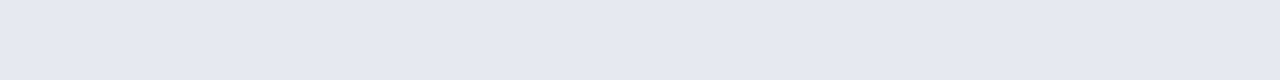
<file: Terms-and-Conditions.html>
<!DOCTYPE html>
<html>

<head>
    <title>Terms and Conditions - Taamini</title>

    <meta charset="UTF-8">

    <link rel="preconnect" href="https://fonts.googleapis.com">
    <link rel="preconnect" href="https://fonts.gstatic.com" crossorigin>
    <link href="https://fonts.googleapis.com/css2?family=Paytone+One&family=Poppins:wght@100;200;300;400;500;600;700;800;900&display=swap" rel="stylesheet">
    <style>
        body {
            padding: 80px 18%;
            background-image: linear-gradient(to top, #e6e9f0 0%, #eef1f5 100%);
            font-family: Poppins, sans-serif;
        }

        h2 {
            color: rgb(49, 7, 106);

        }

        h3 {
            color: rgb(77, 27, 5);
        }

    </style>
</head>

<body>
    <h1>Terms and Conditions</h1>

    <h2>1. Website Use</h2>

    <h3>1.1. Content</h3>
    <p>The content of Taamini is for general informational purposes only. It is subject to change without notice.</p>

    <h3>1.2. User Responsibility</h3>
    <p>You are solely responsible for your use of Taamini and any consequences arising from it. You agree to use Taamini only for lawful purposes and in a manner consistent with applicable laws and regulations.</p>

    <h3>1.3. Account</h3>
    <p>If you create an account on Taamini, you are responsible for maintaining the confidentiality of your account and password. You agree to accept responsibility for all activities that occur under your account.</p>

    <h3>1.4. User Conduct</h3>
    <p>You agree not to engage in any of the following activities:</p>
    <ul>
        <li>Violating any applicable laws or regulations</li>
        <li>Infringing upon the rights of others</li>
        <li>Uploading or transmitting viruses or any other malicious code</li>
        <li>Interfering with Taamini's functionality or imposing an unreasonable load on the infrastructure</li>
        <li>Collecting or harvesting any personally identifiable information without proper consent</li>
    </ul>

    <h2>2. Intellectual Property</h2>

    <h3>2.1. Ownership</h3>
    <p>Taamini and its original content, features, and functionality are owned by Taamini and are protected by international copyright, trademark, patent, trade secret, and other intellectual property or proprietary rights laws.</p>

    <h3>2.2. Limited License</h3>
    <p>You are granted a limited, non-exclusive, and non-transferable license to access and use Taamini for personal and non-commercial purposes. This license does not permit the use of any Taamini content for commercial purposes without the prior written consent of Taamini.</p>

    <h2>3. Disclaimer of Warranty</h2>

    <p>Taamini is provided on an "as-is" and "as available" basis. Taamini makes no representations or warranties of any kind, express or implied, regarding the operation or availability of Taamini or the accuracy, completeness, reliability, or suitability of the information contained on Taamini. You acknowledge and agree that your use of Taamini is at your sole risk.</p>

    <h2>4. Limitation of Liability</h2>

    <p>To the maximum extent permitted by law, Taamini shall not be liable for any indirect, incidental, special, consequential, or punitive damages, or any loss of profits or revenues, whether incurred directly or indirectly, or any loss of data, use, goodwill, or other intangible losses, resulting from your access to or use of Taamini.</p>


    <p>By accessing or using Taamini, you acknowledge that you have read, understood, and agree to be bound by these Terms and Conditions.</p>
</body>

</html>
</file>
<file: Style.css>
* {
    padding: 0;
    margin: 0;
    box-sizing: border-box;
    font-family: Poppins, sans-serif;
    text-decoration: none;
    scroll-behavior: smooth !important;
    list-style: none
}

:root {
    --bg-color: #fff;
    --text-color: #221314;
    --second-color: #5a7184;
    --main-color: #6e54fa;
    --big-font: 4rem;
    --h2-font: 2.2rem;
    --p-font: 1.1rem;
    --headline-color: #481b72;
}

body {
    background: var(--bg-color);
    color: var(--text-color)
}

section {
    padding: 80px 18%;
}

header {
    position: fixed;
    top: 0;
    right: 0;
    width: 100%;
    display: flex;
    align-items: center;
    justify-content: space-between;
    background-color: transparent;
    z-index: 1000;
    padding: 30px 18%;
    transition: ease .4s;
}

.logo-img {
    width: 140px;
    transition: all .1s ease;
}

.logo-img:hover {
    background-color: rgba(255, 255, 255, 0.1);
    border-radius: 10px;

}

.navbar {
    display: flex
}

.navbar a {
    color: var(--bg-color);
    font-size: var(--p-font);
    font-weight: 500;
    padding: 10px 22px;
    border-radius: 4px;
    transition: all .6s ease-in-out;
}

.navbar a:hover {
    background: var(--bg-color);
    color: var(--text-color);
    box-shadow: 5px 10px 30px rgb(85 85 85 /20%);
    border-radius: 7px
}

#menu-icon {
    color: var(--second-color);
    font-size: 35px;
    z-index: 10001;
    cursor: pointer;
    display: none
}


.bg-test {
    height: 100vh;
    background-image: url(Images/3646857.jpg);
    background-size: cover;
    background-position: center;
    display: flex;
    align-items: center;
    justify-content: flex-end;
}

.home {
    padding: 0;
    padding-top: 80px;
    padding-left: 30px;
    position: relative;
    width: 100%;
    height: 100vh;
    display: grid;
    align-items: center;
    justify-items: end;
}

.main-photo {
    width: 50%;
    max-height: 105vh;
    padding-top: 15vh;
    transform: translateY(-50px);
    transition: transform 0.8s;
}



.main-photo.animate {
    transform: translateY(0);
}



.store-logos {
    display: flex;
    cursor: pointer;
}

.store-logos img {
    width: 150px;
    margin-right: 10px;
    transition: ease .4s;
}

.store-logos img:hover {
    transform: scale(1.1);
}



.home-text h1 {
    font-size: var(--big-font);
    font-weight: 400;
    line-height: 1.2;
    color: var(--bg-color);
    letter-spacing: 4px;
    margin-bottom: 20px;
    font-family: 'Paytone One', sans-serif
}

.home-text p {
    color: #ffffffbf;
    font-size: 20px;
    font-weight: 400;
    line-height: 38px;
    margin-bottom: 50px
}

.home-btn {
    display: inline-block;
    font-size: 16px;
    padding: 15px 30px;
    background: #ffffffbf;
    color: var(--main-color);
    border-radius: 4px;
    transition: ease .4s;
    margin-bottom: 20px
}



header.sticky {
    background: var(--bg-color);
    padding: 15px 18%;
    box-shadow: 0 5px 20px 5px rgba(80, 80, 80, .2);
}

.sticky .navbar a {
    color: #0e0726;
}

.how {
    min-height: 145vh;
    width: 100%;
}

.how h2 {
    text-align: center;
    padding-bottom: 30px;
    color: var(--headline-color);
}

.container-s {
    padding-bottom: 30px;
}

.how-img {
    width: 100%;
}

.steps {
    text-align: left;
    max-width: 50%;
    color: rgb(19, 54, 149);
    margin-top: -50px;
    padding: 20px;
    border: 1px solid rgb(220, 220, 220);
    border-radius: 15px 15px 15px 0px;
    background-color: var(--bg-color);
    box-shadow: -0px -5px 20px 5px rgba(92, 169, 235, 0.24);
}

.row-items {
    display: grid;
    grid-template-columns: repeat(auto-fit, minmax(250px, 1fr));
    grid-gap: 2rem;
    align-items: flex-start;
    text-align: center;
    margin-top: 2rem;
    padding: 0 10px 10px 10px
}

.container-box {
    background: var(--bg-color);
    border: 1px solid #f0eded;
    padding: 20px 20px;
    border-radius: 4px;
    transition: all 1s ease 0s;
    align-self: normal;
}

.container-box:hover {
    box-shadow: 5px 30px 56.1276px rgb(55 55 55 / 12%);
    transform: translateY(-3px);
    border-radius: 20px;
}


.container-box h4 {
    font-size: 24px;
    font-weight: 600;
    margin-bottom: 8px;
    color: rgb(31, 46, 157)
}

.container-box p {
    font-size: 15px;
    font-weight: 300;
    color: var(--second-color);
    line-height: 1.5;
}

.about-con {
    width: 100%;
    min-height: 100vh;
    background-image: linear-gradient(to top, #dad4ec 0%, #dad4ec 1%, #f3e7e9 100%);
}

.about {

    display: flex;
    justify-content: space-between;
    align-items: center;
}

.about-pic {
    display: flex;
    justify-content: flex-end;
}

.about-img {
    width: 400px;

}

.about h2 {
    text-align: left;
    font-size: 3.5rem;
    font-weight: 300;
    padding-bottom: 30px;
    color: var(--headline-color);
}

.about p {
    font-size: var(--p-font);
    font-weight: 300;
    color: var(--text-color);
    line-height: 1.6;
    padding-bottom: 30px;
    word-break: keep-all;
}


#contact {
    background-image: linear-gradient(to bottom, #240944, #3d0e5b, #5a1272, #791287, #9b0d9b);
}

.main {
    display: flex;
    flex-wrap: wrap
}

.footer {
    padding: 20px 5%
}

.list {
    width: 25%
}

.list h4 {
    font-size: 21px;
    color: var(--bg-color);
    margin-bottom: 30px;
    position: relative
}

.list h4::before {
    content: "";
    position: absolute;
    height: 2px;
    width: 60px;
    left: 0;
    bottom: -10px;
    background: var(--bg-color)
}

.list ul li:not(last-child) {
    margin-bottom: 16px
}

.list ul li a {
    color: #ffffffbf;
    font-size: var(--p-font);
    display: block;
    transition: .3s
}

.list .social a {
    height: 40px;
    width: 40px;
    background: var(--bg-color);
    color: var(--headline-color);
    display: inline-flex;
    align-items: center;
    justify-content: center;
    font-size: 21px;
    border-radius: 10px;
    transition: .3s
}

.list .social a:hover {
    transform: scale(1.1)
}

.end-text {
    text-align: center;
    padding-top: 90px
}

.end-text p {
    color: var(--bg-color);
    font-size: 14px;
    letter-spacing: 2px
}

.contact {
    min-height: 100vh;
    display: flex;
    justify-content: center;
    align-items: center;
    background-image: linear-gradient(120deg, #fdfbfb 0%, #ebedee 100%);

}

.contact img {
    width: 50%;
    padding: 100px;

}


.contactform {
    min-width: 60%;
    padding: 40px;
    border: 1px solid var(--headline-color);
    border-radius: 10px;
    background-color: white;
    box-shadow: -0px -5px 20px 5px rgba(92, 169, 235, 0.24);

}

.contactform h2 {
    font-size: var(--h2-font);
    font-weight: 500;
    margin-bottom: 60px;
    color: var(--headline-color);
    padding-right: 48%;
    white-space: nowrap;
}


.contactform .inputbox {
    position: relative;
    width: 100%;
    margin-top: 10px;
}

.contactform .inputbox textarea {
    height: 150px;
}

.contactform .inputbox input,
.contactform .inputbox textarea {
    width: 100%;
    padding: 5px 5px;
    font-size: 16px;
    margin: 10px 0;
    border: none;
    border-radius: 3px;
    border-bottom: 1px solid #c3c3c3;
    outline: none;
    resize: none;
}

.contactform .inputbox span {
    position: absolute;
    left: 2px;
    padding: 5px 0;
    font-size: 16px;
    margin: 10px 0;
    pointer-events: none;
    transition: 0.5s;
    color: var(--text-navbar);
}

.contactform .inputbox input:focus ~ span,
.contactform .inputbox input:valid ~ span,
.contactform .inputbox textarea:focus ~ span,
.contactform .inputbox textarea:valid ~ span {
    color: var(--main-color);
    font-size: 12px;
    transform: translateY(-20px);
}

.contactform .inputbox input[type="submit"] {
    width: 100px;
    background: #481b72;
    color: var(--bg-color);
    border: none;
    cursor: pointer;
    padding: 10px;
    font-size: 18px;
}


#cookies-bar {
    position: fixed;
    bottom: 0;
    left: 0;
    width: 100%;
    background-color: #32364d;
    color: #fff;
    padding: 50px;
    text-align: center;
}

#cookies-bar a {
    color: #fff;
    text-decoration: underline;
}

#cookies-accept {
    background-color: #fff;
    color: var(--headline-color);
    border: none;
    padding: 5px 10px;
    margin-top: 5px;
    cursor: pointer;
}



@media (max-width:1525px) {
    .main-photo {
        width: 45%;
        max-height: 105vh;
    }

    :root {
        --big-font: 3.5rem;
        --h2-font: 2rem;
        --p-font: 1rem;
    }

    .about-con {
        padding: 80px 13%
    }

}

@media (max-width:1400px) {
    header {
        padding: 17px 3%;
        transition: .2s
    }

    header.sticky {
        padding: 10px 3%;
        transition: .2s
    }


    .how {
        padding: 80px 5%;
    }

    .about-con {
        padding: 80px 10%
    }

}

@media (max-width:1230px) {
    .main-photo {
        width: 40%;
        max-height: 80vh;
    }

    :root {
        --big-font: 3rem;
    }

    .home-text h1 {
        letter-spacing: 0px;
    }

    .contact img {
        width: 55%;
        padding: 50px;
    }

    .contactform {
        min-width: 70%;
    }

    .about-img {
        width: 350px;

    }


}


@media (max-width:1040px) {
    #menu-icon {
        display: block
    }

    :root {
        --big-font: 3.0rem;

    }

    .home-text h1 {
        letter-spacing: 0px;
    }


    .sticky #menu-icon {
        color: var(--text-color)
    }

    .home {
        height: 88vh;
    }

    .navbar {
        position: absolute;
        top: 0;
        right: -100%;
        width: 270px;
        height: 120vh;
        background: #4f406a;
        display: flex;
        flex-direction: column;
        align-items: center;
        padding: 15px 30px;
        transition: .5s all
    }

    .open {
        right: 0;
    }


    .navbar a {
        display: block;
        margin: 1.2rem 0
    }

    .sticky .navbar a {
        color: #d9d9d9;
    }

    .navbar a:hover {
        color: var(--text-color)
    }

    .list {
        width: 50%;
        margin-bottom: 12px
    }

    .contact img {
        display: none;

    }

    .about-con {
        padding: 80px 5%
    }

    .about-img {
        width: 300px;

    }

}

@media (max-width: 995px) {
    :root {
        --big-font: 2.6rem;
    }

    .home-text h1 {
        letter-spacing: 0px;
    }

    :root {

        --h2-font: 1.7rem;

    }

}

@media (max-width: 850px) {
    :root {
        --big-font: 2.2rem;
        --p-font: 1rem;
    }

    .bg-test {
        min-height: 100vh;
        flex-direction: column;
        align-items: center;
        justify-content: center;
    }

    .home {
        padding: 0;
        padding-top: 150px;
        padding-left: 0px;
        width: 100%;
        min-height: 50vh;
        display: grid;
        align-items: center;
        justify-items: center;
    }

    .main-photo {
        width: 60%;
        max-height: auto;
        padding-top: 0vh;
        margin-top: -50px;
    }

    section {
        padding: 20px 3%;
    }


    .store-logos img {
        width: 120px;
    }

    .home-text h1 {
        line-height: 1;
        letter-spacing: 0px;
        margin-bottom: 20px;
    }

    .home-text p {
        font-size: var(--p-font);
        line-height: normal;
        margin-bottom: 35px
    }

    .home-btn {
        padding: 10px 15px;
        margin-bottom: 20px
    }

    .contact {
        justify-content: center;
    }

    .contactform {
        min-width: 85%;
    }

    .about h2 {
        font-size: 2.8rem;
        text-align: center;
    }

    .about {
        flex-direction: column;
    }

}


@media (max-width:620px) {

    :root {
        --big-font: 2rem;
        --h2-font: 2rem;
        --p-font: 1rem;
    }

    .bg-test {

        width: 100%;

    }

    .home {
        width: 80%;
    }

    section {
        padding: 20px 0%;
    }


    .steps {
        max-width: 100%;
        margin-top: -20px;
    }


    .list {
        width: 100%
    }

    .newsletter form {
        width: 350px
    }

    .about h2 {
        font-size: var(--h2-font);

    }

}
</file>
